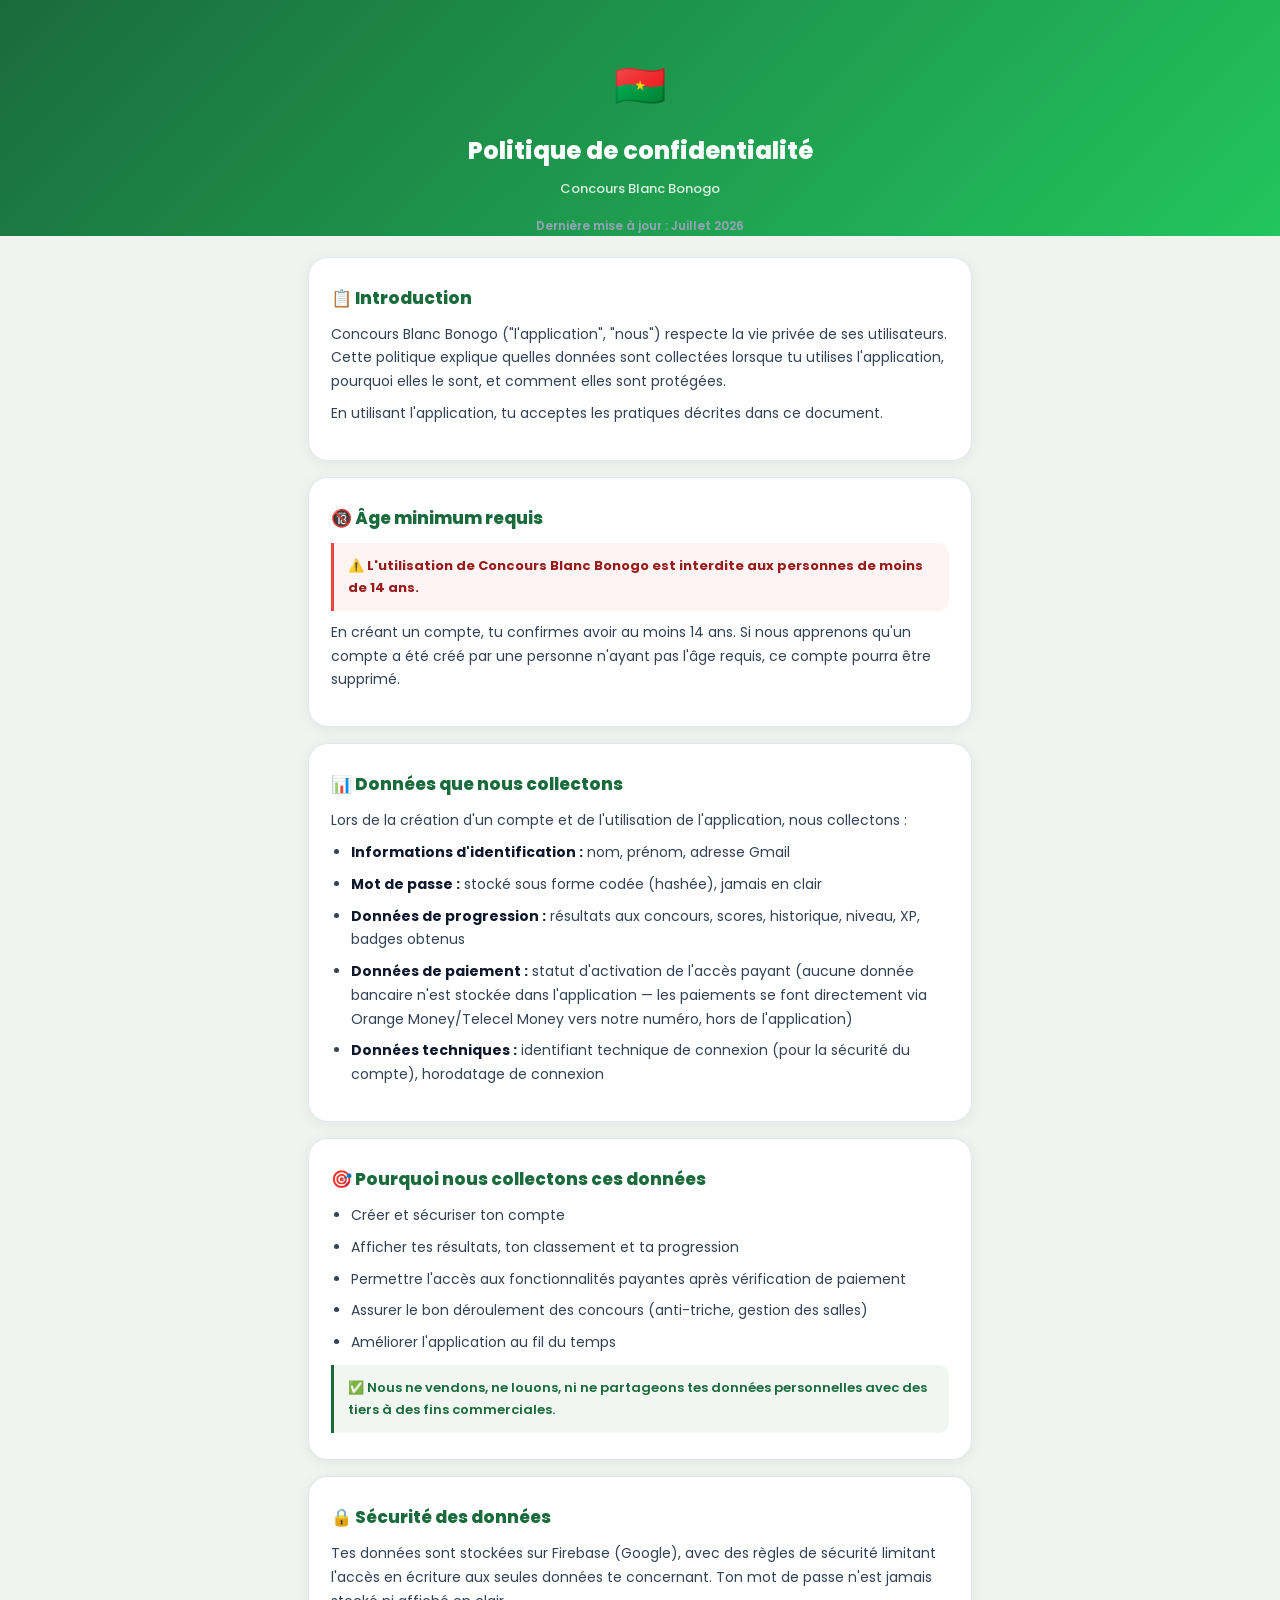
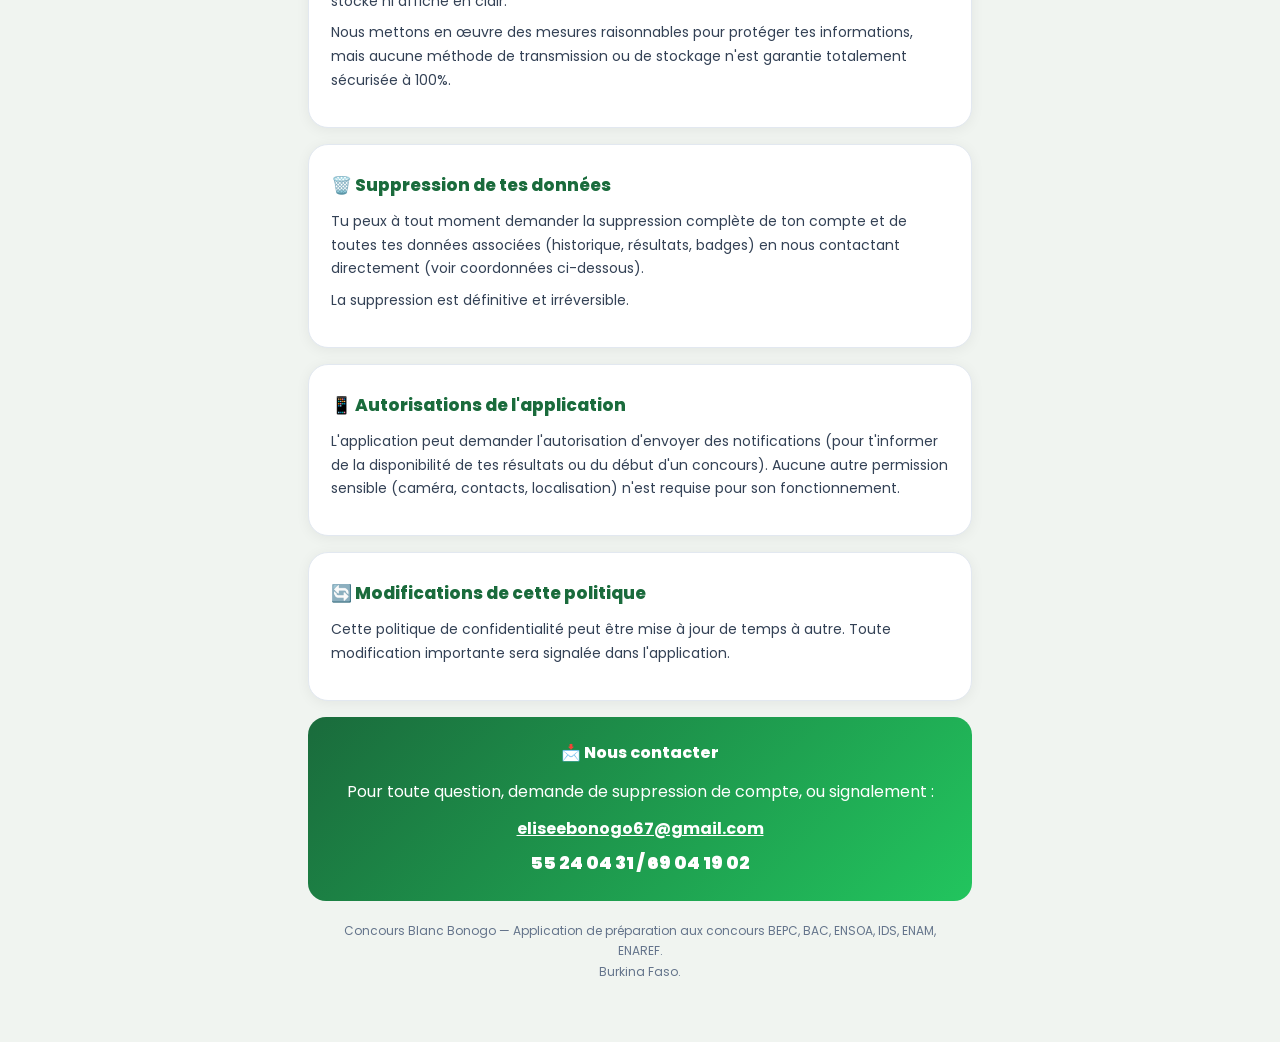
<file: politique-confidentialite.html>
<!DOCTYPE html>
<html lang="fr">
<head>
<meta charset="UTF-8">
<meta name="viewport" content="width=device-width, initial-scale=1.0">
<title>Politique de confidentialité — Concours Blanc Bonogo</title>
<style>
    @import url('https://fonts.googleapis.com/css2?family=Poppins:wght@400;500;600;700;800;900&display=swap');

    * { margin: 0; padding: 0; box-sizing: border-box; }

    body {
        font-family: 'Poppins', sans-serif;
        background: #f0f4f0;
        color: #0f172a;
        line-height: 1.7;
        padding-bottom: 60px;
    }

    .header {
        background: linear-gradient(135deg, #1a6b3c, #22c55e);
        padding: 50px 20px 36px;
        text-align: center;
        color: white;
    }

    .header .icon { font-size: 42px; margin-bottom: 10px; }
    .header h1 { font-size: 24px; font-weight: 800; margin-bottom: 6px; }
    .header p { font-size: 13px; color: rgba(255,255,255,0.85); font-weight: 500; }

    .container {
        max-width: 700px;
        margin: -20px auto 0;
        padding: 0 18px;
    }

    .card {
        background: white;
        border-radius: 20px;
        padding: 26px 22px;
        margin-bottom: 16px;
        box-shadow: 0 2px 14px rgba(0,0,0,0.06);
        border: 1px solid #e2e8f0;
    }

    .card h2 {
        font-size: 17px;
        font-weight: 800;
        color: #1a6b3c;
        margin-bottom: 10px;
        display: flex;
        align-items: center;
        gap: 8px;
    }

    .card p, .card li {
        font-size: 14px;
        color: #334155;
        margin-bottom: 8px;
    }

    .card ul { padding-left: 20px; margin-bottom: 8px; }

    .card strong { color: #0f172a; }

    .highlight {
        background: rgba(26,107,60,0.06);
        border-left: 3px solid #1a6b3c;
        border-radius: 0 10px 10px 0;
        padding: 12px 14px;
        font-size: 13px;
        color: #1a6b3c;
        font-weight: 600;
        margin-top: 10px;
    }

    .age-warning {
        background: rgba(239,68,68,0.06);
        border-left: 3px solid #ef4444;
        border-radius: 0 10px 10px 0;
        padding: 12px 14px;
        font-size: 13px;
        color: #991b1b;
        font-weight: 700;
        margin-top: 10px;
    }

    .contact-box {
        background: linear-gradient(135deg, #1a6b3c, #22c55e);
        border-radius: 18px;
        padding: 22px;
        text-align: center;
        color: white;
        margin-bottom: 16px;
    }

    .contact-box h3 { font-size: 16px; font-weight: 800; margin-bottom: 12px; }
    .contact-box a { color: white; font-weight: 700; text-decoration: underline; }
    .contact-box .phone { font-size: 18px; font-weight: 900; margin-top: 6px; }

    .footer-note {
        text-align: center;
        font-size: 12px;
        color: #64748b;
        margin-top: 20px;
        padding: 0 20px;
    }

    .maj {
        text-align: center;
        font-size: 12px;
        color: #94a3b8;
        margin-bottom: 20px;
        font-weight: 600;
    }
</style>
</head>
<body>

<div class="header">
    <div class="icon">🇧🇫</div>
    <h1>Politique de confidentialité</h1>
    <p>Concours Blanc Bonogo</p>
</div>

<div class="container">

    <p class="maj">Dernière mise à jour : Juillet 2026</p>

    <div class="card">
        <h2>📋 Introduction</h2>
        <p>Concours Blanc Bonogo ("l'application", "nous") respecte la vie privée de ses utilisateurs. Cette politique explique quelles données sont collectées lorsque tu utilises l'application, pourquoi elles le sont, et comment elles sont protégées.</p>
        <p>En utilisant l'application, tu acceptes les pratiques décrites dans ce document.</p>
    </div>

    <div class="card">
        <h2>🔞 Âge minimum requis</h2>
        <div class="age-warning">
            ⚠️ L'utilisation de Concours Blanc Bonogo est interdite aux personnes de moins de 14 ans.
        </div>
        <p style="margin-top:10px;">En créant un compte, tu confirmes avoir au moins 14 ans. Si nous apprenons qu'un compte a été créé par une personne n'ayant pas l'âge requis, ce compte pourra être supprimé.</p>
    </div>

    <div class="card">
        <h2>📊 Données que nous collectons</h2>
        <p>Lors de la création d'un compte et de l'utilisation de l'application, nous collectons :</p>
        <ul>
            <li><strong>Informations d'identification :</strong> nom, prénom, adresse Gmail</li>
            <li><strong>Mot de passe :</strong> stocké sous forme codée (hashée), jamais en clair</li>
            <li><strong>Données de progression :</strong> résultats aux concours, scores, historique, niveau, XP, badges obtenus</li>
            <li><strong>Données de paiement :</strong> statut d'activation de l'accès payant (aucune donnée bancaire n'est stockée dans l'application — les paiements se font directement via Orange Money/Telecel Money vers notre numéro, hors de l'application)</li>
            <li><strong>Données techniques :</strong> identifiant technique de connexion (pour la sécurité du compte), horodatage de connexion</li>
        </ul>
    </div>

    <div class="card">
        <h2>🎯 Pourquoi nous collectons ces données</h2>
        <ul>
            <li>Créer et sécuriser ton compte</li>
            <li>Afficher tes résultats, ton classement et ta progression</li>
            <li>Permettre l'accès aux fonctionnalités payantes après vérification de paiement</li>
            <li>Assurer le bon déroulement des concours (anti-triche, gestion des salles)</li>
            <li>Améliorer l'application au fil du temps</li>
        </ul>
        <div class="highlight">
            ✅ Nous ne vendons, ne louons, ni ne partageons tes données personnelles avec des tiers à des fins commerciales.
        </div>
    </div>

    <div class="card">
        <h2>🔒 Sécurité des données</h2>
        <p>Tes données sont stockées sur Firebase (Google), avec des règles de sécurité limitant l'accès en écriture aux seules données te concernant. Ton mot de passe n'est jamais stocké ni affiché en clair.</p>
        <p>Nous mettons en œuvre des mesures raisonnables pour protéger tes informations, mais aucune méthode de transmission ou de stockage n'est garantie totalement sécurisée à 100%.</p>
    </div>

    <div class="card">
        <h2>🗑️ Suppression de tes données</h2>
        <p>Tu peux à tout moment demander la suppression complète de ton compte et de toutes tes données associées (historique, résultats, badges) en nous contactant directement (voir coordonnées ci-dessous).</p>
        <p>La suppression est définitive et irréversible.</p>
    </div>

    <div class="card">
        <h2>📱 Autorisations de l'application</h2>
        <p>L'application peut demander l'autorisation d'envoyer des notifications (pour t'informer de la disponibilité de tes résultats ou du début d'un concours). Aucune autre permission sensible (caméra, contacts, localisation) n'est requise pour son fonctionnement.</p>
    </div>

    <div class="card">
        <h2>🔄 Modifications de cette politique</h2>
        <p>Cette politique de confidentialité peut être mise à jour de temps à autre. Toute modification importante sera signalée dans l'application.</p>
    </div>

    <div class="contact-box">
        <h3>📩 Nous contacter</h3>
        <p>Pour toute question, demande de suppression de compte, ou signalement :</p>
        <p style="margin-top:10px;"><a href="mailto:eliseebonogo67@gmail.com">eliseebonogo67@gmail.com</a></p>
        <p class="phone">55 24 04 31 / 69 04 19 02</p>
    </div>

    <p class="footer-note">
        Concours Blanc Bonogo — Application de préparation aux concours BEPC, BAC, ENSOA, IDS, ENAM, ENAREF.<br>
        Burkina Faso.
    </p>

</div>

</body>
  </html>
</file>
